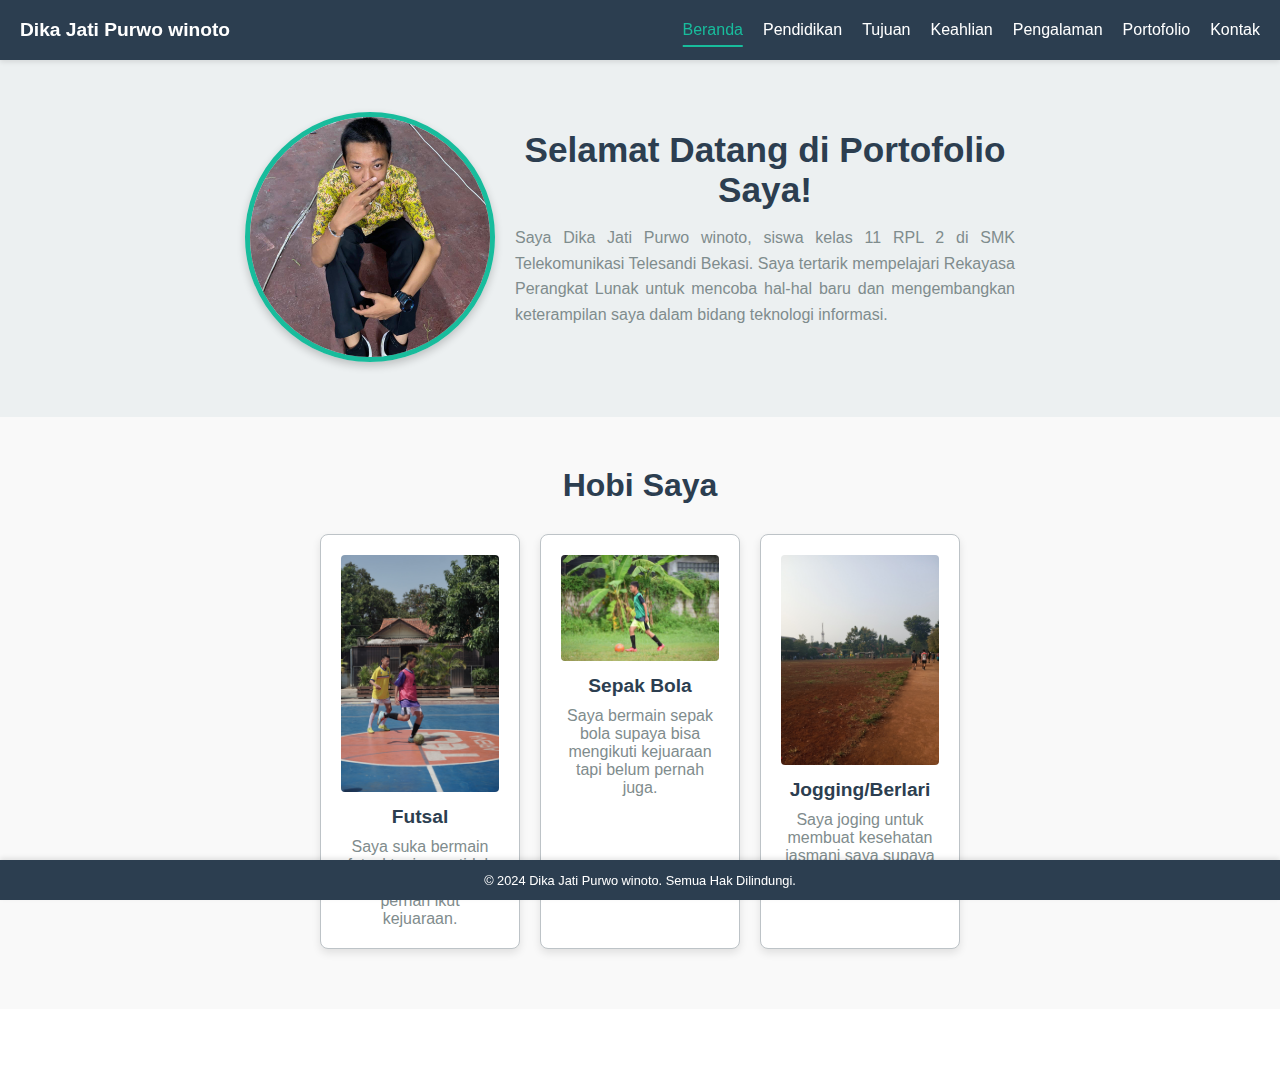
<file: index.html>
<!DOCTYPE html>
<html lang="en">
<head>
    <meta charset="UTF-8">
    <meta name="viewport" content="width=device-width, initial-scale=1.0">
    <link rel="icon" href="img/logo.jpeg">
    <link rel="stylesheet" href="index.css">
    <title>Portofolio | Dika Jati Purwo winoto</title>
    <link rel="stylesheet" href="script.js">
    
</head>
<body>
    <!-- Navbar -->
    <header>
        <nav class="navbar">
            <h1 class="brand">Dika Jati Purwo winoto</h1>
            <ul>
                <li><a href="index.html">Beranda</a></li>
                <li><a href="pendidikan.html">Pendidikan</a></li>
                <li><a href="tujuan.html">Tujuan</a></li>
                <li><a href="skill.html">Keahlian</a></li>
                <li><a href="pengalaman.html">Pengalaman</a></li>
                <li><a href="portofolio.html">Portofolio</a></li>
                <li><a href="contac.html">Kontak</a></li>
            </ul>
        </nav>
    </header>

    <!-- Wrapper untuk konten -->
    <main class="main-content">
        <!-- Hero Section -->
        <section class="hero-section">
            <div class="hero-text">
                <h2>Selamat Datang di Portofolio Saya!</h2>
                <p>Saya Dika Jati Purwo winoto, siswa kelas 11 RPL 2 di SMK Telekomunikasi Telesandi Bekasi. 
                Saya tertarik mempelajari Rekayasa Perangkat Lunak untuk mencoba hal-hal baru dan mengembangkan keterampilan saya dalam bidang teknologi informasi.</p>
            </div>
            <div class="hero-image">
                <img src="img/orang ganteng.jpg" alt="Foto Dika Jati Purwowinoto">
            </div>
        </section>

        <!-- Hobi Section -->
        <section class="hobby-section">
            <h2>Hobi Saya</h2>
            <div class="hobby-container">
                <div class="hobby-item">
                    <img src="img/futsal.jpg" alt="Hobi 1">
                    <h3>Futsal</h3>
                    <p>Saya suka bermain futsal tapi saya tidak terlalu jago dan belum pernah ikut kejuaraan.</p>
                </div>
                <div class="hobby-item">
                    <img src="img/sepak bola.jpg" alt="Hobi 2">
                    <h3>Sepak Bola</h3>
                    <p>Saya bermain sepak bola supaya bisa mengikuti kejuaraan tapi belum pernah juga.</p>
                </div>
                <div class="hobby-item">
                    <img src="img/joging.jpg" alt="Hobi 3">
                    <h3>Jogging/Berlari</h3>
                    <p>Saya joging untuk membuat kesehatan jasmani saya supaya terjaga.</p>
                </div>
            </div>
        </section>
    </main>

    <!-- Footer -->
    <footer class="footer">
        <div class="footer-content">
            <p>&copy; 2024 Dika Jati Purwo winoto. Semua Hak Dilindungi.</p>
        </div>
    </footer>

    <script src="script.js"></script>
</body>
</html>
</file>
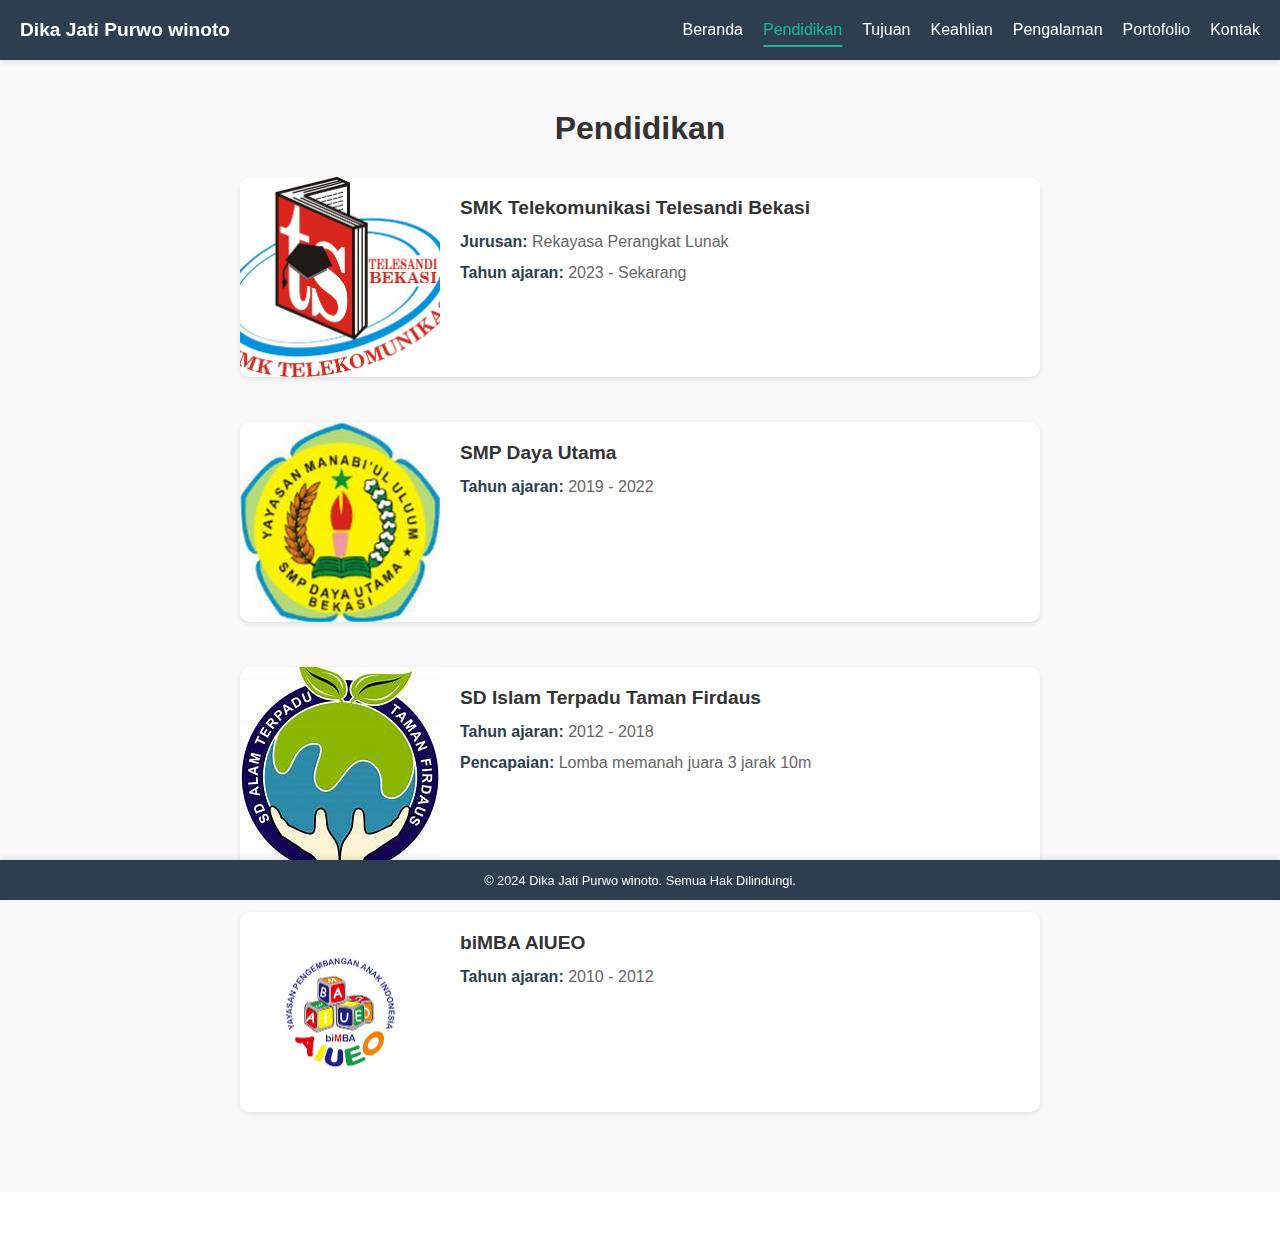
<file: pendidikan.html>
<!DOCTYPE html>
<html lang="en">
<head>
    <meta charset="UTF-8">
    <meta name="viewport" content="width=device-width, initial-scale=1.0">
    <link rel="icon" href="img/logo.jpeg">
    <link rel="stylesheet" href="index.css">
    <title>Pendidikan | Dika Jati Purwo winoto</title>
    <link rel="stylesheet" href="script.js">
</head>
<body>
    <!-- Navbar -->
    <header>
        <nav class="navbar">
            <h1 class="brand">Dika Jati Purwo winoto</h1>
            <ul>
                <li><a href="index.html">Beranda</a></li>
                <li><a href="pendidikan.html">Pendidikan</a></li>
                <li><a href="tujuan.html">Tujuan</a></li>
                <li><a href="skill.html">Keahlian</a></li>
                <li><a href="pengalaman.html">Pengalaman</a></li>
                <li><a href="portofolio.html">Portofolio</a></li>
                <li><a href="contac.html">Kontak</a></li>
            </ul>
        </nav>
    </header>

    <!-- Wrapper untuk konten -->
    <main class="main-content">
        <!-- Pendidikan Section -->
        <section class="education-section">
            <h2 class="section-title">Pendidikan</h2>
            <div class="education-container">
                <div class="education-card">
                    <div class="education-image">
                        <img src="img/logo telesandi.jpg" alt="SMK Telekomunikasi Telesandi Bekasi">
                    </div>
                    <div class="education-info">
                        <h3>SMK Telekomunikasi Telesandi Bekasi</h3>
                        <p><strong>Jurusan:</strong> Rekayasa Perangkat Lunak</p>
                        <p><strong>Tahun ajaran:</strong> 2023 - Sekarang</p>
                    </div>
                </div>

                <div class="education-card">
                    <div class="education-image">
                        <img src="img/logo dayut.jpeg" alt="SMP Daya Utama">
                    </div>
                    <div class="education-info">
                        <h3>SMP Daya Utama</h3>
                        <p><strong>Tahun ajaran:</strong> 2019 - 2022</p>
                    </div>
                </div>

                <div class="education-card">
                    <div class="education-image">
                        <img src="img/logo sd alam.jpeg" alt="SD Islam Terpadu Taman Firdaus">
                    </div>
                    <div class="education-info">
                        <h3>SD Islam Terpadu Taman Firdaus</h3>
                        <p><strong>Tahun ajaran:</strong> 2012 - 2018</p>
                        <p><strong>Pencapaian:</strong> Lomba memanah juara 3 jarak 10m</p>
                    </div>
                </div>

                <div class="education-card">
                    <div class="education-image">
                        <img src="img/bimba aiueo.jpg" alt="TK Nurul Iman">
                    </div>
                    <div class="education-info">
                        <h3>biMBA AIUEO</h3>
                        <p><strong>Tahun ajaran:</strong> 2010 - 2012</p>
                    </div>
                </div>
            </div>
        </section>
    </main>

    <!-- Footer -->
    <footer class="footer">
        <div class="footer-content">
            <p>&copy; 2024 Dika Jati Purwo winoto. Semua Hak Dilindungi.</p>
        </div>
    </footer>

    <script src="script.js"></script>
</body>
</html>
</file>
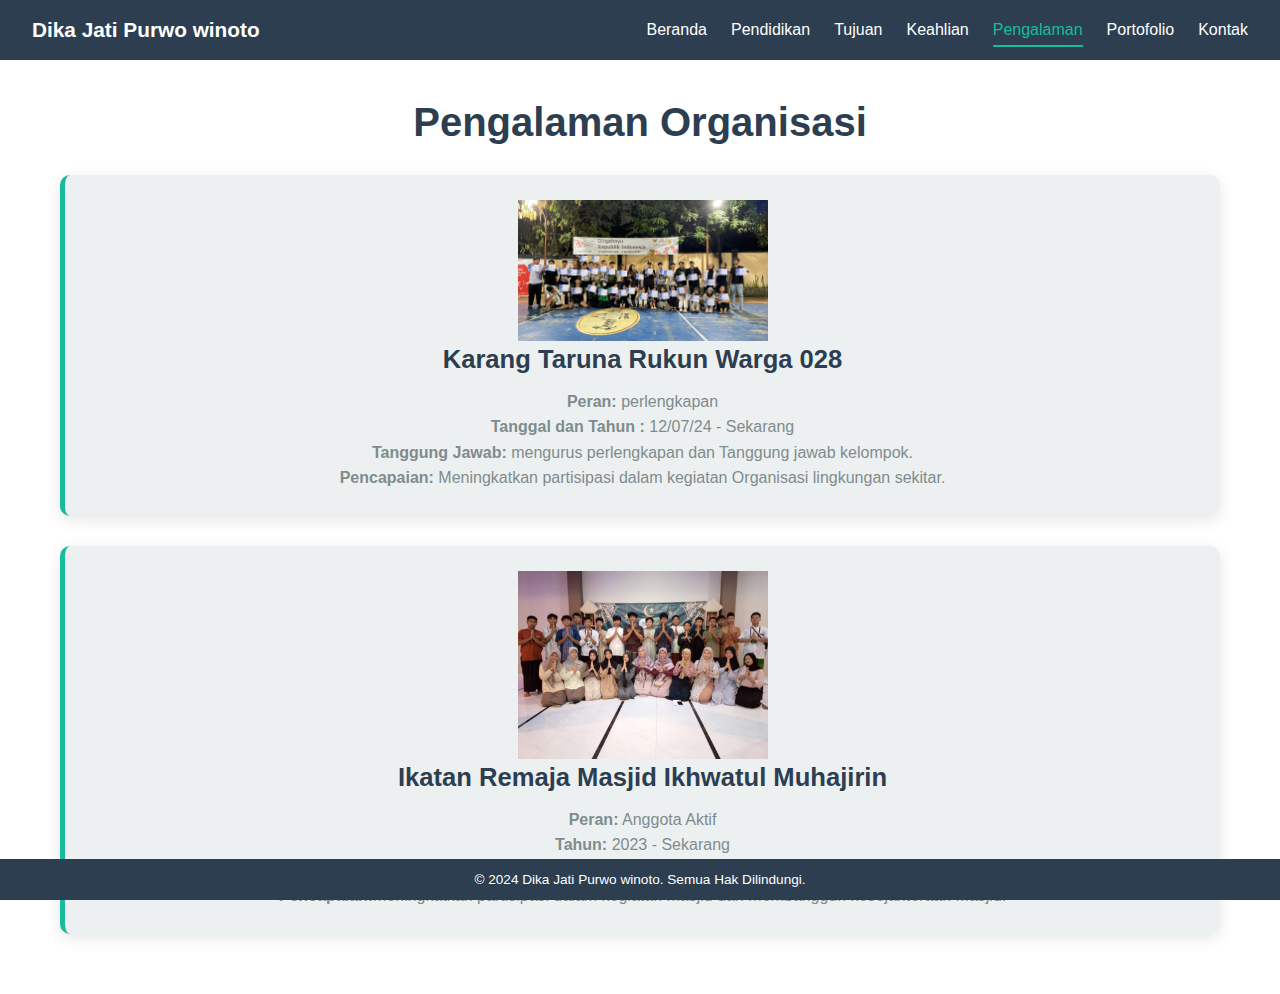
<file: pengalaman.html>
<!DOCTYPE html>
<html lang="en">
<head>
    <meta charset="UTF-8">
    <meta name="viewport" content="width=device-width, initial-scale=1.0">
    <link rel="icon" href="img/logo.jpeg">
    <link rel="stylesheet" href="penngalaman.css">
    <link rel="stylesheet" href="script.js">
    <title>Pengalaman Organisasi | Dika Jati Purwo winoto</title>

</head>
<body>
    <!-- Navbar -->
    <header>
        <nav class="navbar">
            <h1 class="brand">Dika Jati Purwo winoto</h1>
            <ul>
                <li><a href="index.html">Beranda</a></li>
                <li><a href="pendidikan.html">Pendidikan</a></li>
                <li><a href="tujuan.html">Tujuan</a></li>
                <li><a href="skill.html">Keahlian</a></li>
                <li><a href="pengalaman.html">Pengalaman</a></li>
                <li><a href="portofolio.html">Portofolio</a></li>
                <li><a href="contac.html">Kontak</a></li>
            </ul>
        </nav>
    </header>

    <!-- Tambahkan main wrapper -->
    <main class="main-content">
        <!-- Pengalaman Organisasi Section -->
        <section class="experience-section">
            <h2>Pengalaman Organisasi</h2>
            
            <div class="experience-card">
                <div class="experience-image">
                    <img src="img/kartar.jpg" alt="OSIS" style="max-width: 250px; height: auto;">
                </div>
                <div class="experience-details">
                    <h3>Karang Taruna Rukun Warga 028</h3>
                    <p><strong>Peran:</strong> perlengkapan</p>
                    <p><strong>Tanggal dan Tahun :</strong> 12/07/24 - Sekarang</p>
                    <p><strong>Tanggung Jawab:</strong> mengurus perlengkapan dan Tanggung jawab kelompok.</p>
                    <p><strong>Pencapaian:</strong> Meningkatkan partisipasi dalam kegiatan Organisasi lingkungan sekitar.</p>
                </div>
            </div>

            <div class="experience-card">
                <div class="experience-image">
                    <img src="img/ikramim.jpg" alt="Klub Komputer" style="max-width: 250px; height: auto;">
                </div>
                <div class="experience-details">
                    <h3>Ikatan Remaja Masjid Ikhwatul Muhajirin</h3>
                    <p><strong>Peran:</strong> Anggota Aktif</p>
                    <p><strong>Tahun:</strong> 2023 - Sekarang</p>
                    <p><strong>Tanggung Jawab:</strong> membantu dalam kegiatan masjid.</p>
                    <p><strong>Pencapaian:</strong>meningkatkan partisipasi dalam kegiatan masjid dan membanggun kesejahteraan Masjid.</p>
                </div>
            </div>
        </section>
    </main>

    <!-- Footer -->
    <footer class="footer">
        <div class="footer-content">
            <p>&copy; 2024 Dika Jati Purwo winoto. Semua Hak Dilindungi.</p>
        </div>
    </footer>

    <script src="script.js" defer></script>

</body>
</html>
</file>
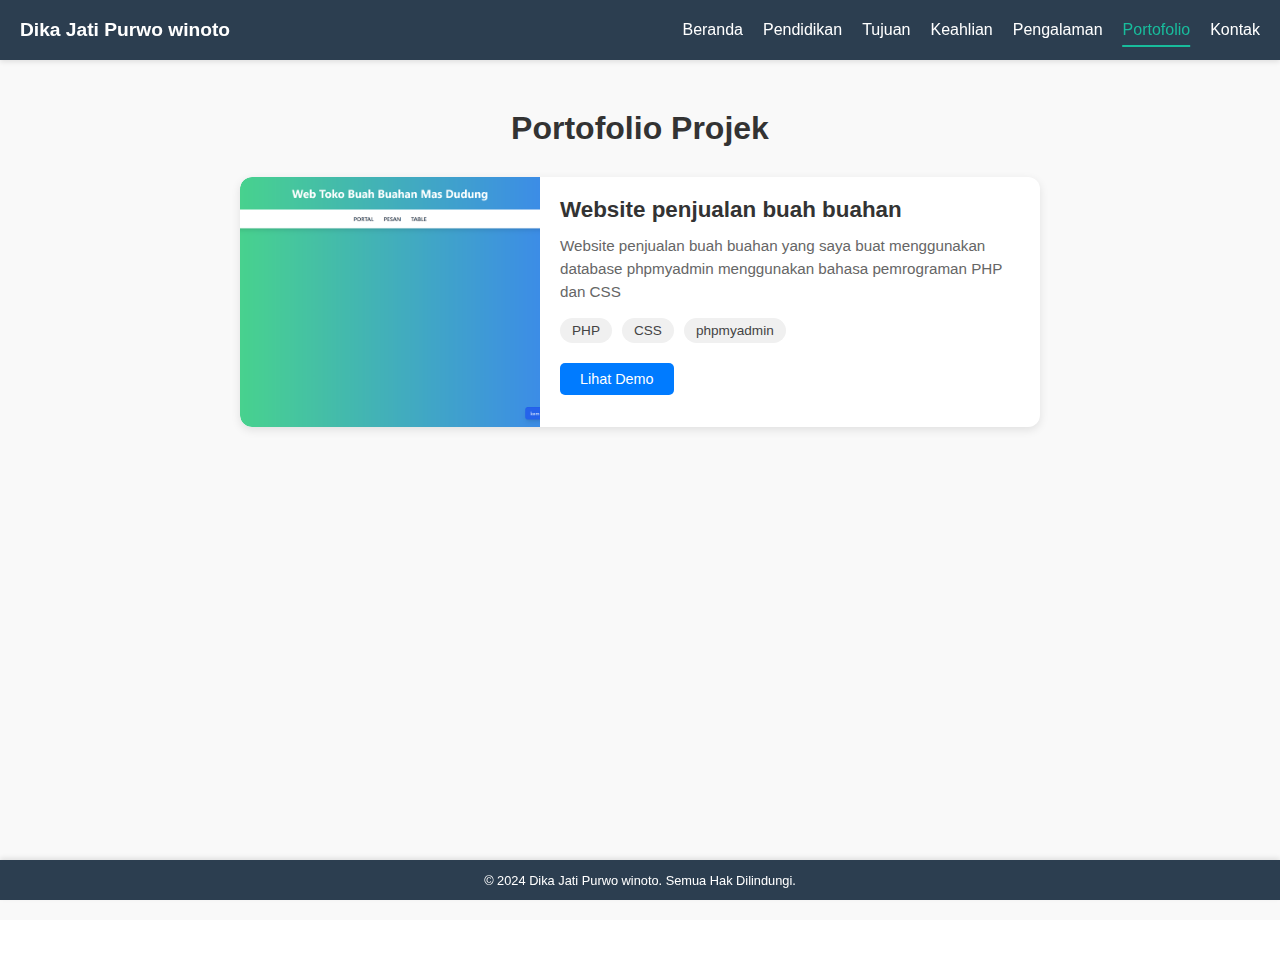
<file: portofolio.html>
<!DOCTYPE html>
<html lang="en">
<head>
    <meta charset="UTF-8">
    <meta name="viewport" content="width=device-width, initial-scale=1.0">
    <link rel="icon" href="img/logo.jpeg">
    <link rel="stylesheet" href="index.css">
    <link rel="stylesheet" href="script.js">
    <title>Portofolio | Dika Jati Purwo winoto</title>
    
</head>
<body>
    <!-- Navbar -->
    <header>
        <nav class="navbar">
            <h1 class="brand">Dika Jati Purwo winoto</h1>
            <ul>
                <li><a href="index.html">Beranda</a></li>
                <li><a href="pendidikan.html">Pendidikan</a></li>
                <li><a href="tujuan.html">Tujuan</a></li>
                <li><a href="skill.html">Keahlian</a></li>
                <li><a href="pengalaman.html">Pengalaman</a></li>
                <li><a href="portofolio.html">Portofolio</a></li>
                <li><a href="contac.html">Kontak</a></li>
            </ul>
        </nav>
    </header>

    <!-- Wrapper untuk konten -->
    <main class="main-content">
        <!-- Portofolio Section -->
        <section class="portfolio-section">
            <h2 class="section-title">Portofolio Projek</h2>
            <div class="portfolio-container">
                <div class="portfolio-card">
                    <div class="portfolio-image">
                        <img src="img/Screenshot 2024-12-11 091111.png" alt="Website Portfolio">
                    </div>
                    <div class="portfolio-info">
                        <h3>Website penjualan buah buahan</h3>
                        <p>Website penjualan buah buahan yang saya buat menggunakan database phpmyadmin menggunakan bahasa pemrograman PHP dan CSS</p>
                        <div class="tech-stack">
                            <span>PHP</span>
                            <span>CSS</span>
                            <span>phpmyadmin</span>
                        </div>
                        <div class="portfolio-links">
                            <a href="http://localhost/web_buah_buahan/index.php" class="btn-demo">Lihat Demo</a>
                        </div>
                    </div>
                </div>
            </div>
        </section>
    </main>

    <!-- Footer -->
    <footer class="footer">
        <div class="footer-content">
            <p>&copy; 2024 Dika Jati Purwo winoto. Semua Hak Dilindungi.</p>
        </div>
    </footer>

    <script src="script.js" defer></script>

</body>
</html>
</file>
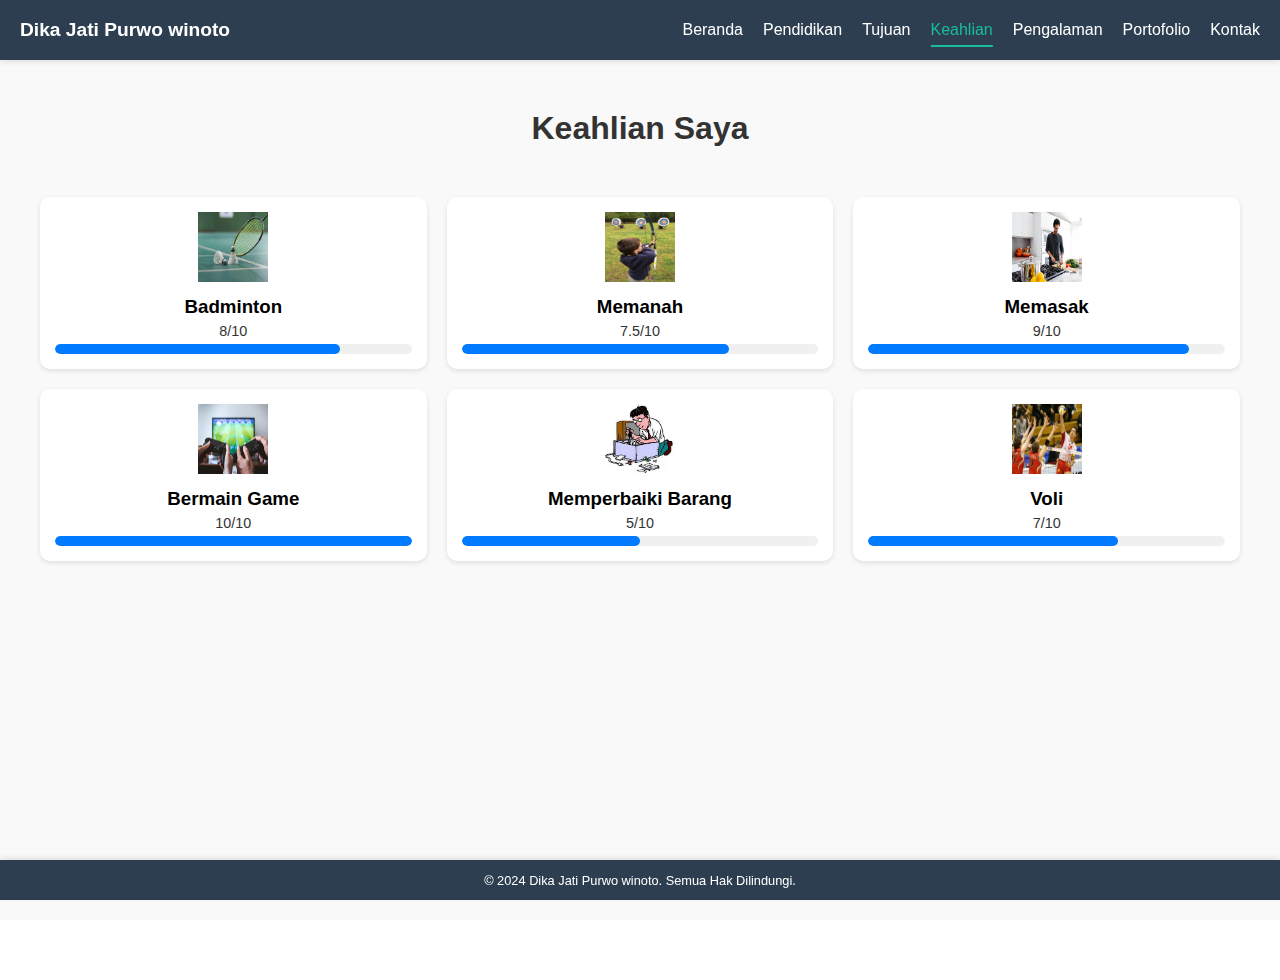
<file: skill.html>
<!DOCTYPE html>
<html lang="en">
<head>
    <meta charset="UTF-8">
    <meta name="viewport" content="width=device-width, initial-scale=1.0">
    <link rel="icon" href="img/logo.jpeg">
    <link rel="stylesheet" href="index.css">
    <link rel="stylesheet" href="script.js">
    <title>Skills | Dika Jati Purwo winoto</title>
    
</head>
<body>
    <!-- Navbar -->
    <header>
        <nav class="navbar">
            <h1 class="brand">Dika Jati Purwo winoto</h1>
            <ul>
                <li><a href="index.html">Beranda</a></li>
                <li><a href="pendidikan.html">Pendidikan</a></li>
                <li><a href="tujuan.html">Tujuan</a></li>
                <li><a href="skill.html">Keahlian</a></li>
                <li><a href="pengalaman.html">Pengalaman</a></li>
                <li><a href="portofolio.html">Portofolio</a></li>
                <li><a href="contac.html">Kontak</a></li>
            </ul>
        </nav>
    </header>

    <!-- Wrapper untuk konten -->
    <main class="main-content">
        <!-- Skills Section -->
        <section class="skills-section">
            <h2>Keahlian Saya</h2>
            <div class="skills-container">
                <div class="skill-item">
                    <img src="img/badmintoon.jpeg" alt="HTML">
                    <h3>Badminton</h3>
                    <div class="percent">8/10</div>
                    <div class="progress-bar">
                        <div class="progress" style="width: 80%;"></div>
                    </div>
                </div>
                <div class="skill-item">
                    <img src="img/memanah.jpg" alt="Memanah">
                    <h3>Memanah</h3>
                    <div class="percent">7.5/10</div>
                    <div class="progress-bar">
                        <div class="progress" style="width: 75%;"></div>
                    </div>
                </div>
                <div class="skill-item">
                    <img src="img/memasak.jpg" alt="JavaScript">
                    <h3>Memasak</h3>
                    <div class="percent">9/10</div>
                    <div class="progress-bar">
                        <div class="progress" style="width: 90%;"></div>
                    </div>
                </div>
                <div class="skill-item">
                    <img src="img/main game.jpg" alt="Python">
                    <h3>Bermain Game</h3>
                    <div class="percent">10/10</div>
                    <div class="progress-bar">
                        <div class="progress" style="width: 100%;"></div>
                    </div>
                </div>
                <div class="skill-item">
                    <img src="img/memperbaiki.jpeg" alt="C++">
                    <h3>Memperbaiki Barang</h3>
                    <div class="percent">5/10</div>
                    <div class="progress-bar">
                        <div class="progress" style="width: 50%;"></div>
                    </div>
                </div>
                <div class="skill-item">
                    <img src="img/voli.jpg" alt="PHP">
                    <h3>Voli</h3>
                    <div class="percent">7/10</div>
                    <div class="progress-bar">
                        <div class="progress" style="width: 70%;"></div>
                    </div>
                </div>
            </div>
        </section>
    </main>

    <!-- Footer -->
    <footer class="footer">
        <div class="footer-content">
            <p>&copy; 2024 Dika Jati Purwo winoto. Semua Hak Dilindungi.</p>
        </div>
    </footer>

    <script src="script.js" defer></script>
    
</body>
</html>
</file>
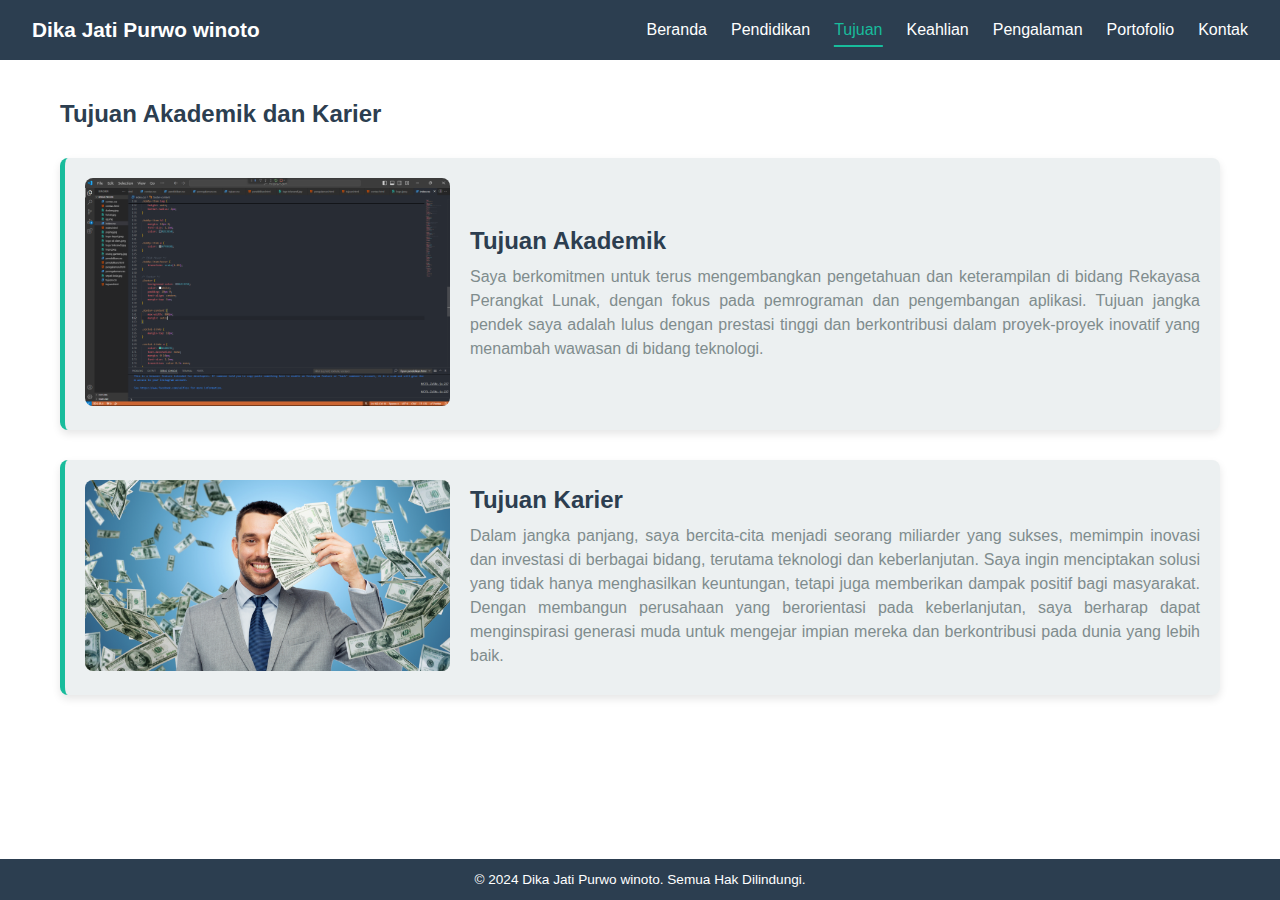
<file: tujuan.html>
<!DOCTYPE html>
<html lang="en">
<head>
    <meta charset="UTF-8">
    <meta name="viewport" content="width=device-width, initial-scale=1.0">
    <link rel="icon" href="img/logo.jpeg">
    <link rel="stylesheet" href="tujuan.css">
    <link rel="stylesheet" href="script.js">
    <title>Tujuan | Dika Jati Purwo winoto</title>
    
</head>
<body>
    <!-- Navbar -->
    <header>
        <nav class="navbar">
            <h1 class="brand">Dika Jati Purwo winoto</h1>
            <ul>
                <li><a href="index.html">Beranda</a></li>
                <li><a href="pendidikan.html">Pendidikan</a></li>
                <li><a href="tujuan.html">Tujuan</a></li>
                <li><a href="skill.html">Keahlian</a></li>
                <li><a href="pengalaman.html">Pengalaman</a></li>
                <li><a href="portofolio.html">Portofolio</a></li>
                <li><a href="contac.html">Kontak</a></li>
            </ul>
        </nav>
    </header>

    <!-- Main Content -->
    <main class="main-content">
        <!-- Tujuan Section -->
        <section class="goal-section">
            <h2>Tujuan Akademik dan Karier</h2>
            
            <div class="goal-card">
                <div class="goal-image">
                    <img src="img/Screenshot 2024-10-31 222723.png" alt="Tujuan Akademik" />
                </div>
                <div class="goal-content">
                    <h3>Tujuan Akademik</h3>
                    <p style="text-align: justify;">
                        Saya berkomitmen untuk terus mengembangkan pengetahuan dan keterampilan di bidang Rekayasa Perangkat Lunak, dengan fokus pada pemrograman dan pengembangan aplikasi. Tujuan jangka pendek saya adalah lulus dengan prestasi tinggi dan berkontribusi dalam proyek-proyek inovatif yang menambah wawasan di bidang teknologi.
                    </p>
                </div>
            </div>

            <div class="goal-card">
                <div class="goal-image">
                    <img src="img/miliyarder.jpg" alt="Tujuan Karier" />
                </div>
                <div class="goal-content">
                    <h3>Tujuan Karier</h3>
                    <p style="text-align: justify;">
                        Dalam jangka panjang, saya bercita-cita menjadi seorang miliarder yang sukses, memimpin inovasi dan investasi di berbagai bidang, terutama teknologi dan keberlanjutan. Saya ingin menciptakan solusi yang tidak hanya menghasilkan keuntungan, tetapi juga memberikan dampak positif bagi masyarakat. Dengan membangun perusahaan yang berorientasi pada keberlanjutan, saya berharap dapat menginspirasi generasi muda untuk mengejar impian mereka dan berkontribusi pada dunia yang lebih baik.
                    </p>
                </div>
            </div>
        </section>
    </main>

    <!-- Footer -->
    <footer class="footer">
        <div class="footer-content">
            <p>&copy; 2024 Dika Jati Purwo winoto. Semua Hak Dilindungi.</p>
        </div>
    </footer>

    <script src="script.js" defer></script>

</body>
</html>
</file>
<file: index.css>
/* Global Styles */
* {
    margin: 0;
    padding: 0;
    box-sizing: border-box;
    font-family: 'Arial', sans-serif;
}

/* Navbar */
.navbar {
    background-color: #2C3E50;
    height: 60px;
    display: flex;
    align-items: center;
    justify-content: space-between;
    padding: 0 20px;
    position: fixed;
    top: 0;
    left: 0;
    right: 0;
    z-index: 1000;
    box-shadow: 0 2px 5px rgba(0,0,0,0.1);
}

.brand {
    color: white;
    font-size: 1.2rem;
    font-weight: 600;
}

.navbar ul {
    display: flex;
    gap: 20px;
    list-style: none;
    margin: 0;
    padding: 0;
}

.navbar a {
    color: white;
    text-decoration: none;
    font-weight: 500;
    transition: all 0.3s ease;
    position: relative;
    padding: 5px 0;
}

/* Garis bawah dan efek hover */
.navbar a::after {
    content: '';
    position: absolute;
    width: 0;
    height: 2px;
    bottom: -4px;
    left: 50%;
    transform: translateX(-50%);
    background-color: #18BC9C;
    transition: width 0.3s ease;
}

.navbar a:hover::after,
.navbar a.active::after {
    width: 100%;
}

.navbar a:hover,
.navbar a.active {
    color: #18BC9C;
}

/* Main content spacing */
.main-content {
    min-height: calc(100vh - 140px); /* 80px header + 60px footer */
    display: flex;
    flex-direction: column;
    padding-top: 60px;
    padding-bottom: 60px;
}

/* Hero Section */
.hero-section {
    display: flex;
    flex-direction: row-reverse;
    align-items: center;
    justify-content: center;
    padding: 50px 20px;
    background-color: #ECF0F1;
    text-align: center;
}

.hero-text {
    max-width: 500px;
    margin: 0 20px;
    text-align: justify;
    margin: 20px;
}

.hero-text h2 {
    font-size: 2.2em; /* Meningkatkan ukuran font untuk judul */
    color: #2C3E50;
    margin-bottom: 15px; /* Meningkatkan jarak bawah */
    text-align: center;
}

.hero-text p {
    color: #7F8C8D;
    font-size: 1em;
    margin-bottom: 20px;
    text-align: justify;
    line-height: 1.6;
}

.cta-button {
    padding: 12px 25px; /* Menambah padding pada tombol */
    background-color: #18BC9C;
    color: white;
    text-decoration: none;
    font-size: 1em;
    border-radius: 5px;
    transition: background-color 0.3s ease;
}

.cta-button:hover {
    background-color: #15A589;
}

.hero-image img {
    width: 250px;
    height: 250px;
    border-radius: 50%;
    border: 5px solid #18BC9C;
    box-shadow: 0 4px 8px rgba(0, 0, 0, 0.2);
    transition: transform 0.3s ease;
}

.hero-image img:hover {
    transform: scale(1.1); /* Meningkatkan efek zoom saat hover */
}

/* Hobi Section */
.hobby-section {
    padding: 50px 20px;
    text-align: center;
    background-color: #f9f9f9;
}

.hobby-section h2 {
    font-size: 2em;
    color: #2C3E50;
    margin-bottom: 20px;
}

.hobby-container {
    display: flex;
    justify-content: center;
    flex-wrap: wrap;
}

.hobby-item {
    background-color: #ffffff;
    border: 1px solid #BDC3C7;
    border-radius: 8px;
    margin: 10px;
    padding: 20px;
    width: 200px;
    box-shadow: 0 4px 8px rgba(0, 0, 0, 0.1);
    transition: transform 0.2s;
}

.hobby-item img {
    width: 100%;
    height: auto;
    border-radius: 4px;
}

.hobby-item h3 {
    margin: 10px 0;
    font-size: 1.2em;
    color: #2C3E50;
}

.hobby-item p {
    color: #7F8C8D;
}

/* Efek Hover */
.hobby-item:hover {
    transform: scale(1.05);
}

/* Footer */
.footer {
    background-color: #2C3E50;
    height: 40px;
    display: flex;
    align-items: center;
    justify-content: center;
    box-shadow: 0 -2px 5px rgba(0,0,0,0.1);
    position: fixed;
    bottom: 0;
    left: 0;
    right: 0;
}

.footer-content {
    text-align: center;
}

.footer-content p {
    margin: 0;
    color: #fff;
    font-size: 0.8rem;
}

.social-links {
    margin-top: 10px;
}

.social-links a {
    color: #18BC9C;
    text-decoration: none;
    margin: 0 10px;
    font-size: 1.2em;
    transition: color 0.3s ease;
}

.social-links a:hover {
    color: #15A589;
}

/* Responsive Design */
@media (max-width: 768px) {
    .hero-section {
        flex-direction: column;
        padding: 30px 10px;
    }

    .hero-image img {
        width: 200px;
        height: 200px;
        margin-top: 20px;
    }

    .navbar {
        flex-direction: column;
    }

    .navbar ul {
        flex-direction: column;
    }

    .navbar ul li {
        margin: 10px 0;
    }
}

.projects-section {
    padding: 50px 20px;
    max-width: 1200px;
    margin: 0 auto;
}

.section-title {
    text-align: center;
    margin-top: 80px;
    margin-bottom: 30px;
    color: #333;
    font-size: 2rem;
}

.projects-grid {
    display: flex;
    justify-content: center;
    padding: 20px;
    max-width: 800px;
    margin: 0 auto;
}

.project-card {
    width: 100%;
    max-width: 500px;
    background: #fff;
    border-radius: 10px;
    overflow: hidden;
    box-shadow: 0 4px 15px rgba(0,0,0,0.1);
    transition: transform 0.3s ease;
}

.project-card:hover {
    transform: translateY(-5px);
}

.project-card img {
    width: 100%;
    height: 200px;
    object-fit: cover;
}

.project-info {
    padding: 20px;
}

.project-info h3 {
    margin: 0 0 10px 0;
    color: #333;
}

.project-info p {
    color: #666;
    margin-bottom: 15px;
}

.project-tags {
    margin-bottom: 15px;
}

.project-tags span {
    background: #f0f0f0;
    padding: 5px 10px;
    border-radius: 15px;
    font-size: 0.8em;
    margin-right: 5px;
    color: #555;
}

.project-link {
    display: inline-block;
    padding: 8px 20px;
    background: #007bff;
    color: white;
    text-decoration: none;
    border-radius: 5px;
    transition: background 0.3s ease;
}

.project-link:hover {
    background: #0056b3;
}

/* Responsive Design */
@media (max-width: 768px) {
    .projects-grid {
        grid-template-columns: 1fr;
    }
    
    .section-title {
        font-size: 2em;
    }
}

/* Education Section Styles */
.education-section {
    padding: 40px 20px;
    background-color: #f9f9f9;
}

.section-title {
    text-align: center;
    font-size: 2rem;
    color: #333;
    margin-bottom: 30px;
}

.education-container {
    max-width: 800px;
    margin: 0 auto;
    display: flex;
    flex-direction: column;
    gap: 25px;
}

.education-card {
    background: white;
    border-radius: 10px;
    box-shadow: 0 2px 5px rgba(0,0,0,0.1);
    margin-bottom: 20px;
    overflow: hidden;
    display: flex;
    transition: transform 0.3s ease;
}

.education-card:hover {
    transform: translateY(-5px);
}

.education-image {
    width: 200px;
    min-width: 200px;
    height: 200px;
    overflow: hidden;
}

.education-image img {
    width: 100%;
    height: 100%;
    object-fit: cover;
}

.education-info {
    padding: 20px;
    flex: 1;
}

.education-info h3 {
    color: #333;
    margin-bottom: 10px;
    font-size: 1.2em;
}

.education-info p {
    color: #666;
    margin: 5px 0;
    line-height: 1.6;
}

.education-info strong {
    color: #2c3e50;
}

/* Responsive design */
@media (max-width: 768px) {
    .education-card {
        flex-direction: column;
    }
    
    .education-image {
        width: 100%;
        height: 200px;
    }
}

/* Portfolio Section Styles */
.portfolio-section {
    padding: 40px 20px;
    background-color: #f9f9f9;
}

.portfolio-container {
    max-width: 800px;
    margin: 0 auto;
}

.portfolio-card {
    background: #fff;
    border-radius: 12px;
    overflow: hidden;
    box-shadow: 0 3px 10px rgba(0,0,0,0.1);
    display: flex;
    transition: transform 0.3s ease;
}

.portfolio-card:hover {
    transform: translateY(-3px);
}

.portfolio-image {
    flex: 0 0 300px;
    height: 250px;
}

.portfolio-image img {
    width: 100%;
    height: 100%;
    object-fit: cover;
    border-radius: 12px 0 0 12px;
}

.portfolio-info {
    flex: 1;
    padding: 20px;
}

.portfolio-info h3 {
    font-size: 1.4rem;
    color: #333;
    margin-bottom: 12px;
}

.portfolio-info p {
    color: #666;
    margin-bottom: 15px;
    font-size: 0.95rem;
    line-height: 1.5;
}

.tech-stack {
    display: flex;
    gap: 10px;
    margin-bottom: 20px;
}

.tech-stack span {
    background: #f0f0f0;
    padding: 5px 12px;
    border-radius: 15px;
    font-size: 0.85rem;
    color: #444;
}

.portfolio-links {
    display: flex;
    gap: 15px;
}

.btn-demo {
    background: #007bff;
    color: white;
    padding: 8px 20px;
    border-radius: 5px;
    text-decoration: none;
    font-size: 0.9rem;
    transition: background 0.3s ease;
}

.btn-demo:hover {
    background: #0056b3;
}

/* Responsive Design */
@media screen and (max-width: 768px) {
    .portfolio-card {
        flex-direction: column;
    }

    .portfolio-image {
        flex: none;
        height: 200px;
    }

    .portfolio-image img {
        border-radius: 12px 12px 0 0;
    }
}

/* Skills Section Styles */
.skills-section {
    padding: 10px 20px 60px;
    background-color: #f9f9f9;
    min-height: calc(100vh - 40px);
}

.skills-section h2 {
    text-align: center;
    margin-top: 40px;
    margin-bottom: 30px;
    color: #333;
    font-size: 2rem;
}

.skills-container {
    display: grid;
    grid-template-columns: repeat(3, 1fr);
    gap: 20px;
    padding: 20px;
}

.skill-item {
    background: white;
    border-radius: 10px;
    padding: 15px;
    box-shadow: 0 2px 5px rgba(0, 0, 0, 0.1);
    text-align: center;
    transition: transform 0.3s;
}

.skill-item:hover {
    transform: translateY(-5px);
}

.skill-item img {
    width: 70px;
    height: 70px;
    margin-bottom: 10px;
    transition: transform 0.3s;
}

.skill-item img:hover {
    transform: scale(1.1);
}

.progress-bar {
    width: 100%;
    height: 10px;
    background: #f0f0f0;
    border-radius: 5px;
    overflow: hidden;
    position: relative;
    margin-top: 5px;
}

.progress {
    height: 100%;
    background: #007bff;
    border-radius: 5px;
    transition: width 0.3s ease;
}

.percent {
    font-size: 0.9rem; /* Ukuran font untuk persentase */
    color: #333; /* Warna teks */
    margin-top: 5px; /* Jarak atas */
}

/* Hover effect untuk progress bar */
.skill-item:hover .progress {
    background: #0056b3;
}

/* Responsive Design */
@media screen and (max-width: 768px) {
    .skills-container {
        grid-template-columns: repeat(2, 1fr);
    }
}

@media (max-width: 480px) {
    .skills-container {
        grid-template-columns: 1fr;
    }
}

/* Styles untuk judul section khusus halaman skill, portofolio, dan pendidikan */
.skills-section h2,
.portfolio-section h2,
.education-section h2 {
    text-align: center;
    margin-top: 40px;
    margin-bottom: 30px;
    color: #333;
    font-size: 2rem;
}

/* Content sections */
.skills-section,
.portfolio-section,
.education-section {
    padding: 10px 20px 60px;
    background-color: #f9f9f9;
    min-height: calc(100vh - 40px);
}

/* Content containers */
.skills-container,
.portfolio-container,
.education-container {
    margin-top: 20px;
}

.map-container {
    margin: 20px 0; /* Jarak atas dan bawah */
    text-align: center; /* Rata tengah */
}

.map-container iframe {
    border-radius: 10px; /* Sudut melengkung */
}

.skill-item p {
    font-size: 0.85rem; /* Ukuran font untuk deskripsi */
    color: #666; /* Warna teks deskripsi */
    margin: 5px 0; /* Jarak atas dan bawah */
}
</file>
<file: penngalaman.css>
/* Global Styles */
* {
    margin: 0;
    padding: 0;
    box-sizing: border-box;
    font-family: 'Arial', sans-serif;
}

/* Navbar */
.navbar {
    background-color: #2C3E50;
    padding: 0.6rem 2rem;
    display: flex;
    justify-content: space-between;
    align-items: center;
    position: fixed;
    top: 0;
    width: 100%;
    z-index: 1000;
    height: 60px;
}

.brand {
    color: white;
    font-size: 1.3rem;
    font-weight: 600;
}

.navbar ul {
    display: flex;
    gap: 1.5rem;
    list-style: none;
    align-items: center;
}

.navbar a {
    color: white;
    text-decoration: none;
    font-weight: 500;
    transition: all 0.3s ease;
    position: relative;
    padding: 5px 0;
}

/* Garis bawah dan efek hover */
.navbar a::after {
    content: '';
    position: absolute;
    width: 0;
    height: 2px;
    bottom: -4px;
    left: 50%;
    transform: translateX(-50%);
    background-color: #18BC9C;
    transition: width 0.3s ease;
}

.navbar a:hover::after,
.navbar a.active::after {
    width: 100%;
}

.navbar a:hover,
.navbar a.active {
    color: #18BC9C;
}

/* Experience Section */
.experience-section {
    max-width: 800px;
    margin: 50px auto;
    padding: 0 20px;
    text-align: center;
}

.experience-section h2 {
    font-size: 2.5em; /* Ukuran font header bagian pengalaman sedikit lebih besar */
    color: #2C3E50;
    margin-bottom: 30px; /* Ruang lebih besar di bawah judul */
}

.experience-card {
    background-color: #ECF0F1;
    border-left: 5px solid #18BC9C;
    margin: 20px 0;
    padding: 25px; /* Padding dalam kartu lebih besar untuk tampilan lebih baik */
    box-shadow: 0 4px 15px rgba(0, 0, 0, 0.1); /* Bayangan yang lebih halus */
    border-radius: 10px; /* Border radius yang lebih halus */
    transition: transform 0.3s ease;
}

.experience-card:hover {
    transform: scale(1.03); /* Efek hover sedikit lebih besar */
}

.experience-card h3 {
    font-size: 1.6em; /* Ukuran font judul kartu lebih besar */
    color: #2C3E50;
    margin-bottom: 15px; /* Jarak lebih besar di bawah judul kartu */
}

.experience-card p {
    color: #7F8C8D;
    font-size: 1em;
    line-height: 1.6; /* Jarak antar baris lebih besar untuk keterbacaan */
}

/* Footer */
.footer {
    background-color: #2C3E50;
    color: white;
    text-align: center;
    padding: 0.8rem 0;
    position: fixed;
    bottom: 0;
    width: 100%;
    font-size: 0.85rem;
}

/* Responsive Design */
@media (max-width: 768px) {
    .navbar {
        height: auto;
        padding: 0.5rem;
    }

    .brand {
        margin-bottom: 0.5rem;
    }

    .navbar ul {
        flex-wrap: wrap;
        justify-content: center;
        gap: 0.8rem;
    }

    .navbar a {
        padding: 0.3rem 0.6rem;
    }

    .experience-section {
        padding: 0 10px;
    }

    .experience-card {
        padding: 20px;
    }

    main {
        margin-top: 100px;
    }
}

/* Main content spacing */
.main-content {
    padding-top: 80px;
    min-height: calc(100vh - 60px);
}

/* Experience section spacing */
.experience-section {
    padding: 20px;
    max-width: 1200px;
    margin: 0 auto;
}

/* Card spacing */
.experience-card {
    margin-bottom: 30px;
}

/* Last card spacing */
.experience-card:last-child {
    margin-bottom: 40px;
}

/* Heading styles */
.experience-section h2 {
    margin-bottom: 30px;
    color: #2C3E50;
}
</file>
<file: tujuan.css>
/* Global Styles */
* {
    margin: 0;
    padding: 0;
    box-sizing: border-box;
    font-family: 'Arial', sans-serif;
}

/* Navbar */
.navbar {
    background-color: #2C3E50;
    padding: 0.6rem 2rem;
    display: flex;
    justify-content: space-between;
    align-items: center;
    position: fixed;
    top: 0;
    width: 100%;
    z-index: 1000;
    height: 60px;
}

.brand {
    color: white;
    font-size: 1.3rem;
    font-weight: 600;
}

.navbar ul {
    display: flex;
    gap: 1.5rem;
    list-style: none;
    align-items: center;
}

.navbar a {
    color: white;
    text-decoration: none;
    font-weight: 500;
    transition: all 0.3s ease;
    position: relative;
    padding: 5px 0;
}

.navbar a::after {
    content: '';
    position: absolute;
    width: 0;
    height: 2px;
    bottom: -4px;
    left: 50%;
    transform: translateX(-50%);
    background-color: #18BC9C;
    transition: width 0.3s ease;
}

.navbar a:hover::after,
.navbar a.active::after {
    width: 100%;
}

.navbar a:hover,
.navbar a.active {
    color: #18BC9C;
}

/* Goal Section */
.goal-section {
    padding: 20px;
    max-width: 1200px;
    margin: 0 auto;
}

.goal-section h2 {
    margin-bottom: 30px;
    color: #2C3E50;
}

.goal-card {
    display: flex; /* Mengatur kartu tujuan menjadi fleksibel */
    align-items: center; /* Rata tengah secara vertikal */
    background-color: #ECF0F1;
    border-left: 5px solid #18BC9C;
    margin-bottom: 30px;
    padding: 20px;
    box-shadow: 0 4px 8px rgba(0, 0, 0, 0.1);
    border-radius: 8px;
    transition: transform 0.3s ease;
}

.goal-card:hover {
    transform: scale(1.02);
}

.goal-image {
    flex: 1; /* Gambar mengambil 1 bagian dari total 3 */
    margin-right: 20px; /* Jarak antara gambar dan konten */
}

.goal-image img {
    max-width: 100%; /* Gambar responsif */
    border-radius: 8px; /* Menambahkan border radius pada gambar */
}

.goal-content {
    flex: 2; /* Konten mengambil 2 bagian dari total 3 */
    text-align: left; /* Rata kiri untuk konten */
}

.goal-card h3 {
    font-size: 1.5em;
    color: #2C3E50;
    margin-bottom: 10px;
}

.goal-card p {
    color: #7F8C8D;
    font-size: 1em;
    line-height: 1.5;
}

/* Footer */
.footer {
    background-color: #2C3E50;
    color: white;
    text-align: center;
    padding: 0.8rem 0;
    position: fixed;
    bottom: 0;
    width: 100%;
    font-size: 0.85rem;
}

/* Responsive Design */
@media (max-width: 768px) {
    .goal-card {
        flex-direction: column; /* Mengubah kartu menjadi kolom pada layar kecil */
        text-align: center; /* Rata tengah untuk kartu */
    }

    .goal-image {
        margin-right: 0; /* Menghapus margin kanan pada gambar */
        margin-bottom: 20px; /* Jarak bawah pada gambar */
    }

    .navbar {
        height: auto;
        padding: 0.5rem;
    }

    .brand {
        margin-bottom: 0.5rem;
    }

    .navbar ul {
        flex-wrap: wrap;
        justify-content: center;
        gap: 0.8rem;
    }

    .navbar a {
        padding: 0.3rem 0.6rem;
    }

    main {
        margin-top: 100px;
    }
}

/* Main content spacing */
.main-content {
    padding-top: 80px;
    min-height: calc(100vh - 60px);
}

/* Last card spacing */
.goal-card:last-child {
    margin-bottom: 40px;
}
</file>
